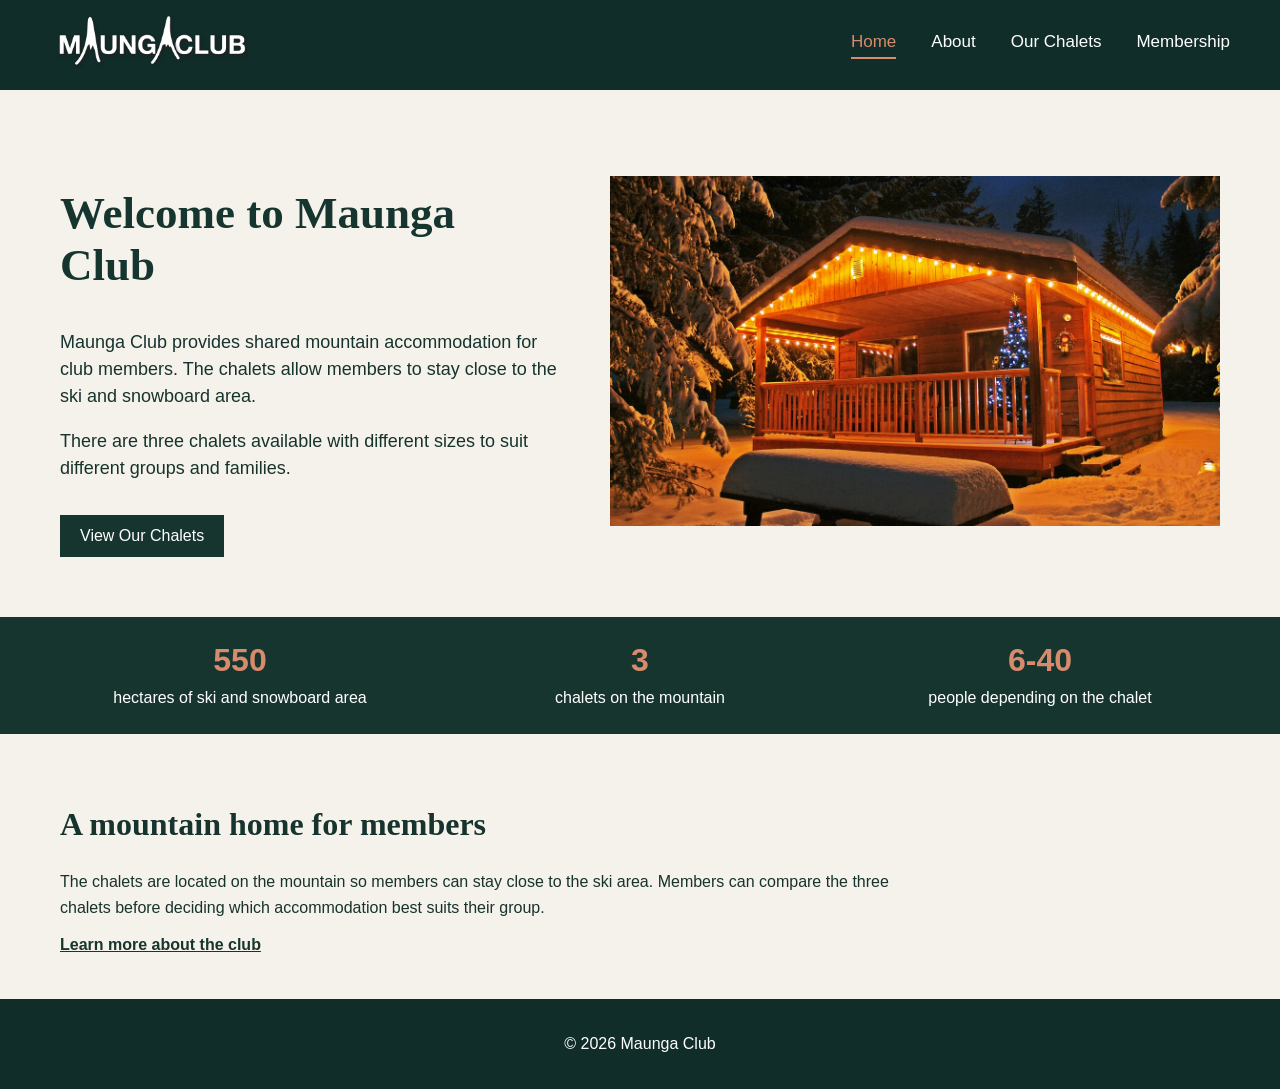
<file: index.html>
<!doctype html>
<html lang="en">

<head>
    <meta charset="UTF-8">
    <meta name="viewport" content="width=device-width, initial-scale=1.0">

    <title>Home Page</title>

    <link rel="stylesheet" href="css/main.css">
</head>

<body>

<header class="navbar">

    <a href="index.html" class="logo-link">
        <img src="pictures/Maunga_Club_white.png"
             alt="Maunga Club logo"
             class="logo">
    </a>

    <nav class="nav-links">
        <a href="index.html" class="active">Home</a>
        <a href="about.html">About</a>
        <a href="chalets.html">Our Chalets</a>
        <a href="membership.html">Membership</a>
    </nav>

</header>

<section class="home-section">

    <div class="home-text">

        <h1>Welcome to Maunga Club</h1>

        <p>
            Maunga Club provides shared mountain accommodation for club
            members. The chalets allow members to stay close to the ski
            and snowboard area.
        </p>

        <p>
            There are three chalets available with different sizes to suit
            different groups and families.
        </p>

        <a href="chalets.html" class="home-button">
            View Our Chalets
        </a>

    </div>

    <div class="home-image">

        <img src="pictures/maunga_club_cabin.jpg"
             alt="Maunga Club chalet in the mountains">

    </div>

</section>

<section class="quick-info">

    <div class="info-box">
        <h2>550</h2>
        <p>hectares of ski and snowboard area</p>
    </div>

    <div class="info-box">
        <h2>3</h2>
        <p>chalets on the mountain</p>
    </div>

    <div class="info-box">
        <h2>6-40</h2>
        <p>people depending on the chalet</p>
    </div>

</section>

<section class="home-info">

    <h2>A mountain home for members</h2>

    <p>
        The chalets are located on the mountain so members can stay close
        to the ski area. Members can compare the three chalets before
        deciding which accommodation best suits their group.
    </p>

    <a href="about.html" class="text-link">
        Learn more about the club
    </a>

</section>

<footer>
    <p>© 2026 Maunga Club</p>
</footer>

</body>

</html>
</file>
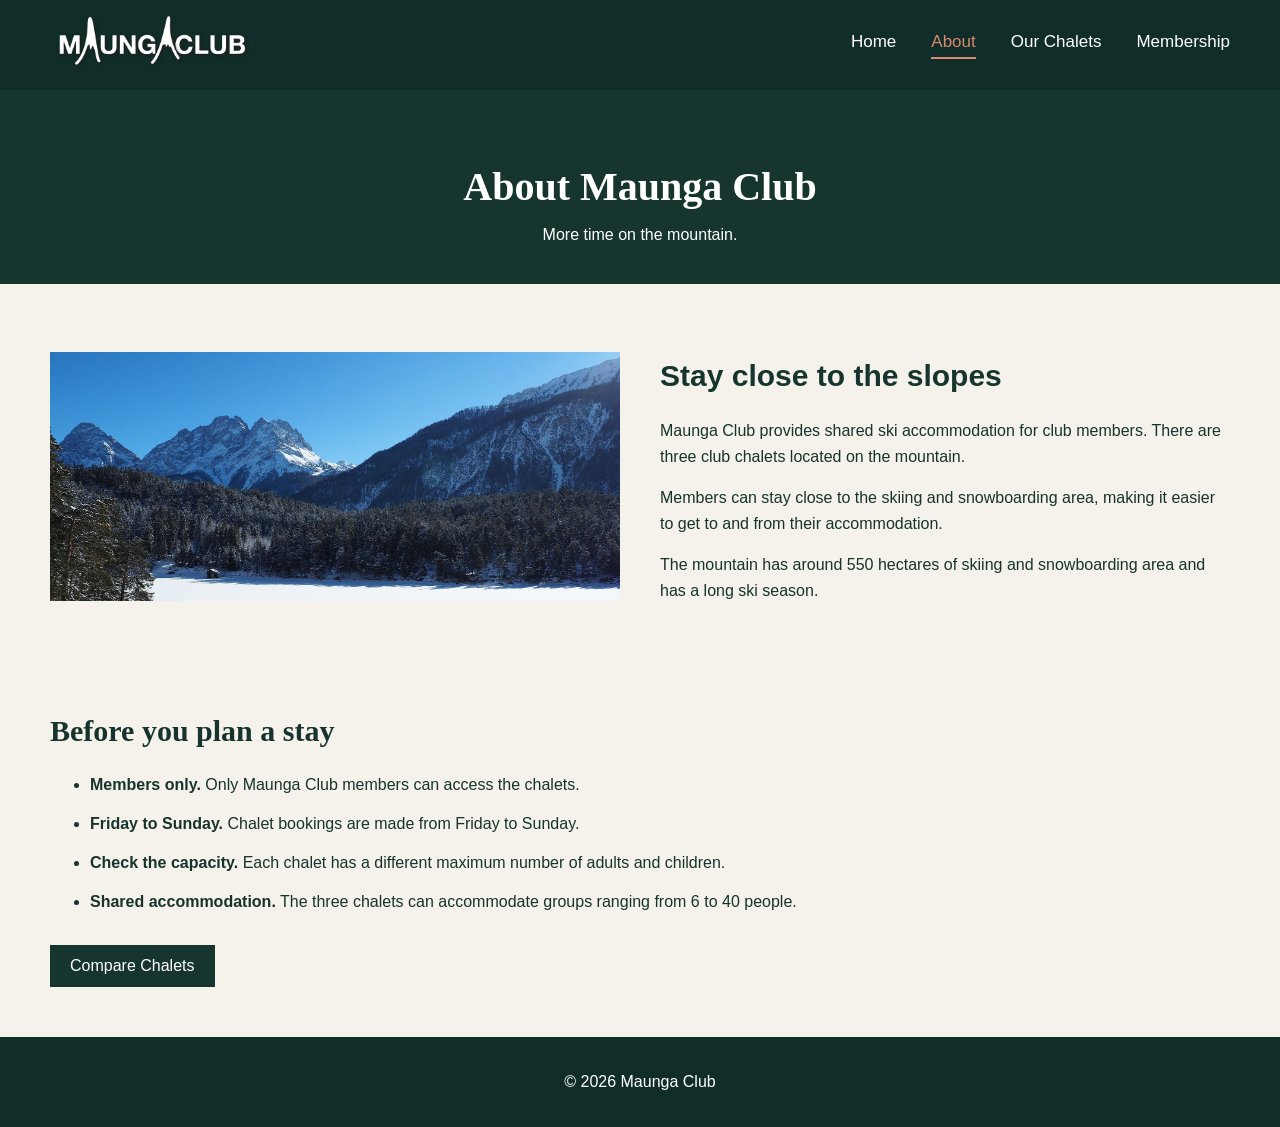
<file: about.html>
<!doctype html>
<html lang="en">

<head>
    <meta charset="UTF-8">
    <meta name="viewport" content="width=device-width, initial-scale=1.0">

    <title>About Maunga Club</title>

    <link rel="stylesheet" href="css/main.css">
</head>

<body>

<header class="navbar">

    <a href="index.html" class="logo-link">
        <img src="pictures/Maunga_Club_white.png"
             alt="Maunga Club logo"
             class="logo">
    </a>

    <nav class="nav-links">
        <a href="index.html">Home</a>
        <a href="about.html" class="active">About</a>
        <a href="chalets.html">Our Chalets</a>
        <a href="membership.html">Membership</a>
    </nav>

</header>

<section class="page-title">

    <h1>About Maunga Club</h1>

    <p>More time on the mountain.</p>

</section>

<section class="about-section">

    <div class="about-image">

        <img src="pictures/mountain_view_1.jpg"
             alt="Mountain view near Maunga Club">

    </div>

    <div class="about-text">

        <h2>Stay close to the slopes</h2>

        <p>
            Maunga Club provides shared ski accommodation for club members.
            There are three club chalets located on the mountain.
        </p>

        <p>
            Members can stay close to the skiing and snowboarding area,
            making it easier to get to and from their accommodation.
        </p>

        <p>
            The mountain has around 550 hectares of skiing and snowboarding
            area and has a long ski season.
        </p>

    </div>

</section>

<section class="plan-section">

    <h2>Before you plan a stay</h2>

    <ul>
        <li>
            <strong>Members only.</strong>
            Only Maunga Club members can access the chalets.
        </li>

        <li>
            <strong>Friday to Sunday.</strong>
            Chalet bookings are made from Friday to Sunday.
        </li>

        <li>
            <strong>Check the capacity.</strong>
            Each chalet has a different maximum number of adults and children.
        </li>

        <li>
            <strong>Shared accommodation.</strong>
            The three chalets can accommodate groups ranging from 6 to 40 people.
        </li>
    </ul>

    <a href="chalets.html" class="home-button">
        Compare Chalets
    </a>

</section>

<footer>
    <p>© 2026 Maunga Club</p>
</footer>

</body>

</html>
</file>
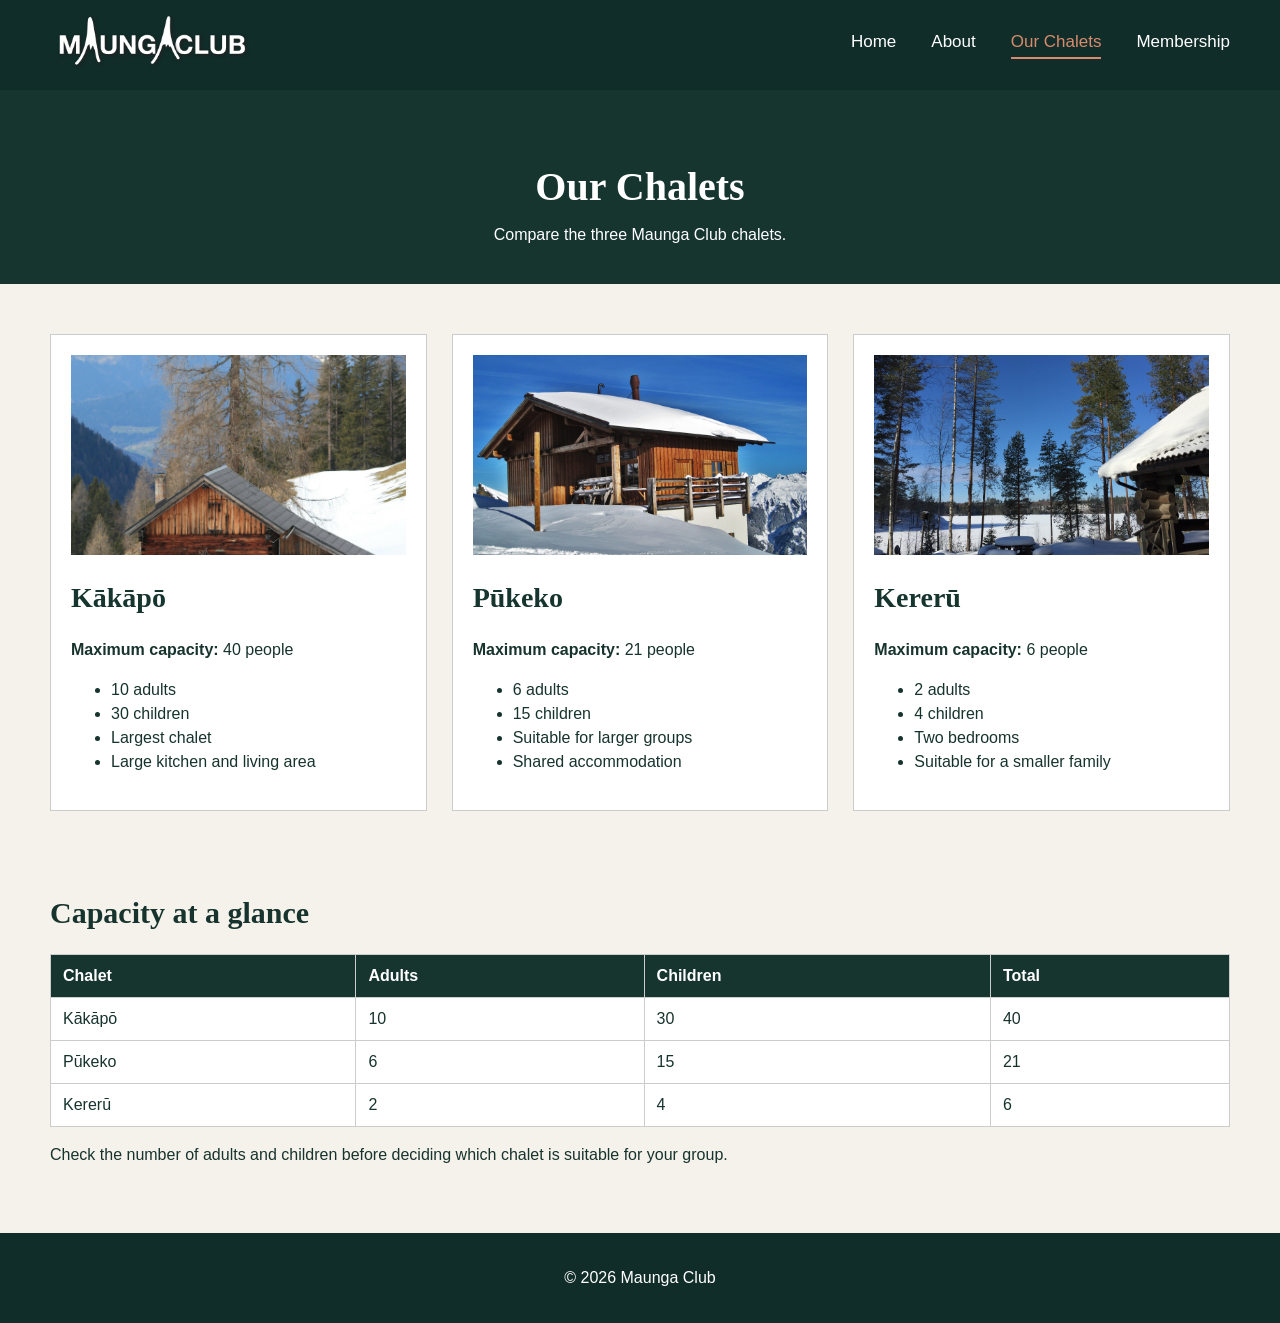
<file: chalets.html>
<!doctype html>
<html lang="en">

<head>
    <meta charset="UTF-8">
    <meta name="viewport" content="width=device-width, initial-scale=1.0">

    <title>Our Chalets</title>

    <link rel="stylesheet" href="css/main.css">
</head>

<body>

<header class="navbar">

    <a href="index.html" class="logo-link">
        <img src="pictures/Maunga_Club_white.png"
             alt="Maunga Club logo"
             class="logo">
    </a>

    <nav class="nav-links">
        <a href="index.html">Home</a>
        <a href="about.html">About</a>
        <a href="chalets.html" class="active">Our Chalets</a>
        <a href="membership.html">Membership</a>
    </nav>

</header>

<section class="page-title">

    <h1>Our Chalets</h1>

    <p>Compare the three Maunga Club chalets.</p>

</section>

<section class="chalet-container">

    <div class="chalet">

        <img src="kakapo/cabin_exterior.jpg"
             alt="Kakapo chalet">

        <h2>Kākāpō</h2>

        <p><strong>Maximum capacity:</strong> 40 people</p>

        <ul>
            <li>10 adults</li>
            <li>30 children</li>
            <li>Largest chalet</li>
            <li>Large kitchen and living area</li>
        </ul>

    </div>

    <div class="chalet">

        <img src="pukeko/chalet_exterior.jpg"
             alt="Pukeko chalet">

        <h2>Pūkeko</h2>

        <p><strong>Maximum capacity:</strong> 21 people</p>

        <ul>
            <li>6 adults</li>
            <li>15 children</li>
            <li>Suitable for larger groups</li>
            <li>Shared accommodation</li>
        </ul>

    </div>

    <div class="chalet">

        <img src="kereru/cabin_exterior.jpg"
             alt="Kereru chalet">

        <h2>Kererū</h2>

        <p><strong>Maximum capacity:</strong> 6 people</p>

        <ul>
            <li>2 adults</li>
            <li>4 children</li>
            <li>Two bedrooms</li>
            <li>Suitable for a smaller family</li>
        </ul>

    </div>

</section>

<section class="capacity-section">

    <h2>Capacity at a glance</h2>

    <div class="table-container">

        <table>

            <tr>
                <th>Chalet</th>
                <th>Adults</th>
                <th>Children</th>
                <th>Total</th>
            </tr>

            <tr>
                <td>Kākāpō</td>
                <td>10</td>
                <td>30</td>
                <td>40</td>
            </tr>

            <tr>
                <td>Pūkeko</td>
                <td>6</td>
                <td>15</td>
                <td>21</td>
            </tr>

            <tr>
                <td>Kererū</td>
                <td>2</td>
                <td>4</td>
                <td>6</td>
            </tr>

        </table>

    </div>

    <p>
        Check the number of adults and children before deciding which
        chalet is suitable for your group.
    </p>

</section>

<footer>
    <p>© 2026 Maunga Club</p>
</footer>

</body>

</html>
</file>
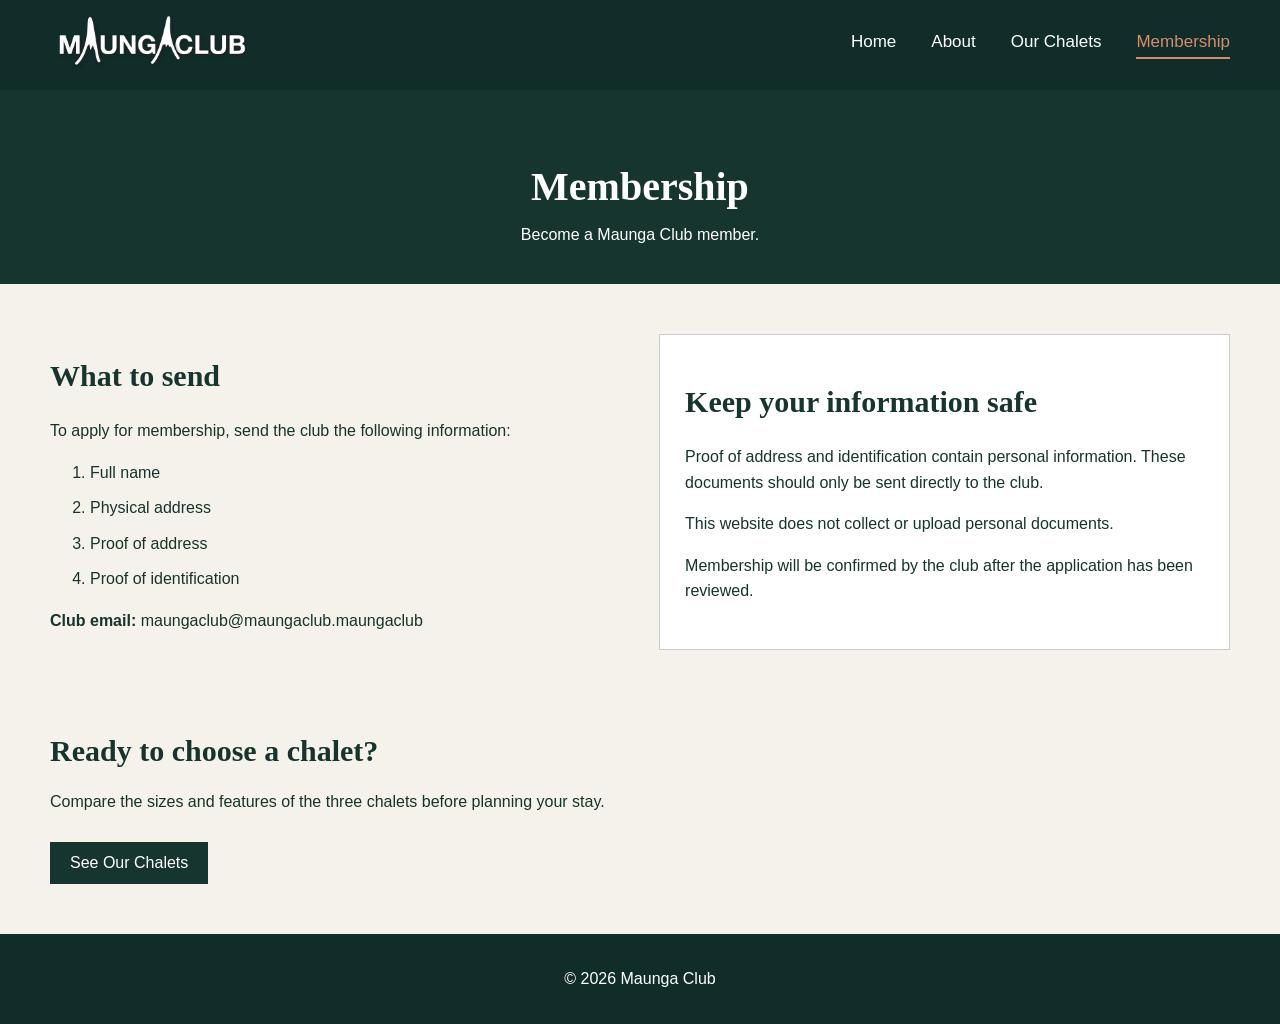
<file: membership.html>
<!doctype html>
<html lang="en">

<head>
    <meta charset="UTF-8">
    <meta name="viewport" content="width=device-width, initial-scale=1.0">

    <title>Maunga Club Membership</title>

    <link rel="stylesheet" href="css/main.css">
</head>

<body>

<header class="navbar">

    <a href="index.html" class="logo-link">
        <img src="pictures/Maunga_Club_white.png"
             alt="Maunga Club logo"
             class="logo">
    </a>

    <nav class="nav-links">
        <a href="index.html">Home</a>
        <a href="about.html">About</a>
        <a href="chalets.html">Our Chalets</a>
        <a href="membership.html" class="active">Membership</a>
    </nav>

</header>

<section class="page-title">

    <h1>Membership</h1>

    <p>Become a Maunga Club member.</p>

</section>

<section class="membership-section">

    <div class="membership-info">

        <h2>What to send</h2>

        <p>
            To apply for membership, send the club the following information:
        </p>

        <ol>
            <li>Full name</li>
            <li>Physical address</li>
            <li>Proof of address</li>
            <li>Proof of identification</li>
        </ol>

        <p>
            <strong>Club email:</strong>
            maungaclub@maungaclub.maungaclub
        </p>

    </div>

    <div class="safe-info">

        <h2>Keep your information safe</h2>

        <p>
            Proof of address and identification contain personal information.
            These documents should only be sent directly to the club.
        </p>

        <p>
            This website does not collect or upload personal documents.
        </p>

        <p>
            Membership will be confirmed by the club after the application
            has been reviewed.
        </p>

    </div>

</section>

<section class="choose-section">

    <h2>Ready to choose a chalet?</h2>

    <p>
        Compare the sizes and features of the three chalets before
        planning your stay.
    </p>

    <a href="chalets.html" class="home-button">
        See Our Chalets
    </a>

</section>

<footer>
    <p>© 2026 Maunga Club</p>
</footer>

</body>

</html>
</file>
<file: css/main.css>
body {
  margin: 0;
  font-family: Arial, sans-serif;

  background-color: #f5f2eb;
  color: #17332d;
}

.navbar {
  width: 100%;
  min-height: 90px;

  display: flex;
  align-items: center;
  justify-content: space-between;

  padding: 0 50px;

  box-sizing: border-box;

  background-color: #102d29;
}

.logo {
  height: 60px;
  width: auto;
}

.nav-links {
  display: flex;

  gap: 35px;
}

.nav-links a {
  text-decoration: none;

  color: white;

  font-size: 17px;

  padding-bottom: 5px;
}

.nav-links a:hover {
  color: #d88b6c;

  border-bottom: 2px solid #d88b6c;
}

.nav-links a.active {
  color: #d88b6c;

  border-bottom: 2px solid #d88b6c;
}

.home-section {
  display: flex;

  align-items: center;

  gap: 50px;

  padding: 60px;

  background-color: #f5f2eb;
}

.home-text {
  width: 45%;
}

.home-text h1 {
  font-family: Georgia, serif;

  font-size: 45px;

  color: #17352f;
}

.home-text p {
  font-size: 18px;

  line-height: 1.5;
}

.home-button {
  display: inline-block;

  margin-top: 15px;

  padding: 12px 20px;

  background-color: #17352f;

  color: white;

  text-decoration: none;
}

.home-button:hover {
  background-color: #b25e4a;
}

.home-image {
  width: 55%;
}

.home-image img {
  width: 100%;

  height: 350px;

  object-fit: cover;
}

.quick-info {
  display: flex;

  justify-content: space-around;

  gap: 20px;

  padding: 25px 50px;

  background-color: #17352f;

  color: white;
}

.info-box {
  text-align: center;

  width: 30%;
}

.info-box h2 {
  margin: 0 0 8px;

  font-size: 32px;

  color: #d88b6c;
}

.info-box p {
  margin: 0;

  line-height: 1.4;
}

.home-info {
  padding: 45px 60px;

  background-color: #f5f2eb;
}

.home-info h2 {
  font-family: Georgia, serif;

  font-size: 32px;
}

.home-info p {
  max-width: 850px;

  line-height: 1.6;
}

.text-link {
  color: #17352f;

  font-weight: bold;
}

.page-title {
  background-color: #17352f;

  color: white;

  text-align: center;

  padding: 40px 20px;
}

.page-title h1 {
  font-family: Georgia, serif;

  font-size: 40px;

  margin-bottom: 10px;
}

.page-title p {
  margin-bottom: 0;
}

.about-section {
  display: flex;

  align-items: center;

  gap: 40px;

  padding: 50px;

  background-color: #f5f2eb;
}

.about-image {
  width: 50%;
}

.about-image img {
  width: 100%;

  display: block;
}

.about-text {
  width: 50%;
}

.about-text h2 {
  color: #17352f;

  font-size: 30px;
}

.about-text p {
  line-height: 1.6;
}

.plan-section {
  padding: 20px 50px 50px;

  background-color: #f5f2eb;
}

.plan-section h2 {
  font-family: Georgia, serif;

  font-size: 30px;
}

.plan-section li {
  margin-bottom: 15px;

  line-height: 1.5;
}

.chalet-container {
  display: grid;

  grid-template-columns: repeat(3, 1fr);

  gap: 25px;

  padding: 50px;

  background-color: #f5f2eb;
}

.chalet {
  background-color: white;

  border: 1px solid #cccccc;

  padding: 20px;
}

.chalet img {
  width: 100%;

  height: 200px;

  object-fit: cover;
}

.chalet h2 {
  color: #17352f;

  font-family: Georgia, serif;

  font-size: 28px;
}

.chalet p,
.chalet li {
  line-height: 1.5;
}

.capacity-section {
  padding: 10px 50px 50px;

  background-color: #f5f2eb;
}

.capacity-section h2 {
  font-family: Georgia, serif;

  font-size: 30px;
}

.table-container {
  overflow-x: auto;
}

table {
  width: 100%;

  border-collapse: collapse;

  background-color: white;
}

th,
td {
  border: 1px solid #cccccc;

  padding: 12px;

  text-align: left;
}

th {
  background-color: #17352f;

  color: white;
}

.capacity-section p {
  line-height: 1.5;
}

.membership-section {
  display: flex;

  gap: 40px;

  padding: 50px;

  background-color: #f5f2eb;
}

.membership-info {
  width: 50%;
}

.safe-info {
  width: 50%;

  border: 1px solid #cccccc;

  padding: 25px;

  box-sizing: border-box;

  background-color: white;
}

.membership-section h2 {
  font-family: Georgia, serif;

  font-size: 30px;

  color: #17352f;
}

.membership-section p,
.membership-section li {
  line-height: 1.6;
}

.membership-section li {
  margin-bottom: 10px;
}

.choose-section {
  padding: 10px 50px 50px;

  background-color: #f5f2eb;
}

.choose-section h2 {
  font-family: Georgia, serif;

  font-size: 30px;
}

footer {
  background-color: #102d29;

  color: white;

  text-align: center;

  padding: 20px;
}

img {
  max-width: 100%;
}

a:focus {
  outline: 2px solid #d88b6c;

  outline-offset: 3px;
}

@media screen and (max-width: 650px) {

  .navbar {
    height: auto;

    flex-direction: column;

    padding: 20px;
  }

  .logo {
    margin-bottom: 15px;
  }

  .nav-links {
    flex-wrap: wrap;

    justify-content: center;

    gap: 15px;
  }

  .home-section {
    flex-direction: column;

    padding: 30px 20px;
  }

  .home-text {
    width: 100%;
  }

  .home-text h1 {
    font-size: 35px;
  }

  .home-image {
    width: 100%;
  }

  .home-image img {
    height: 250px;
  }

  .quick-info {
    flex-direction: column;

    padding: 25px 20px;
  }

  .info-box {
    width: 100%;
  }

  .home-info {
    padding: 30px 20px;
  }

  .about-section {
    flex-direction: column;

    padding: 30px 20px;
  }

  .about-image,
  .about-text {
    width: 100%;
  }

  .plan-section {
    padding: 10px 20px 30px;
  }

  .chalet-container {
    grid-template-columns: 1fr;

    padding: 30px 20px;
  }

  .capacity-section {
    padding: 10px 20px 30px;
  }

  .membership-section {
    flex-direction: column;

    padding: 30px 20px;
  }

  .membership-info,
  .safe-info {
    width: 100%;
  }

  .choose-section {
    padding: 10px 20px 30px;
  }

}
</file>
